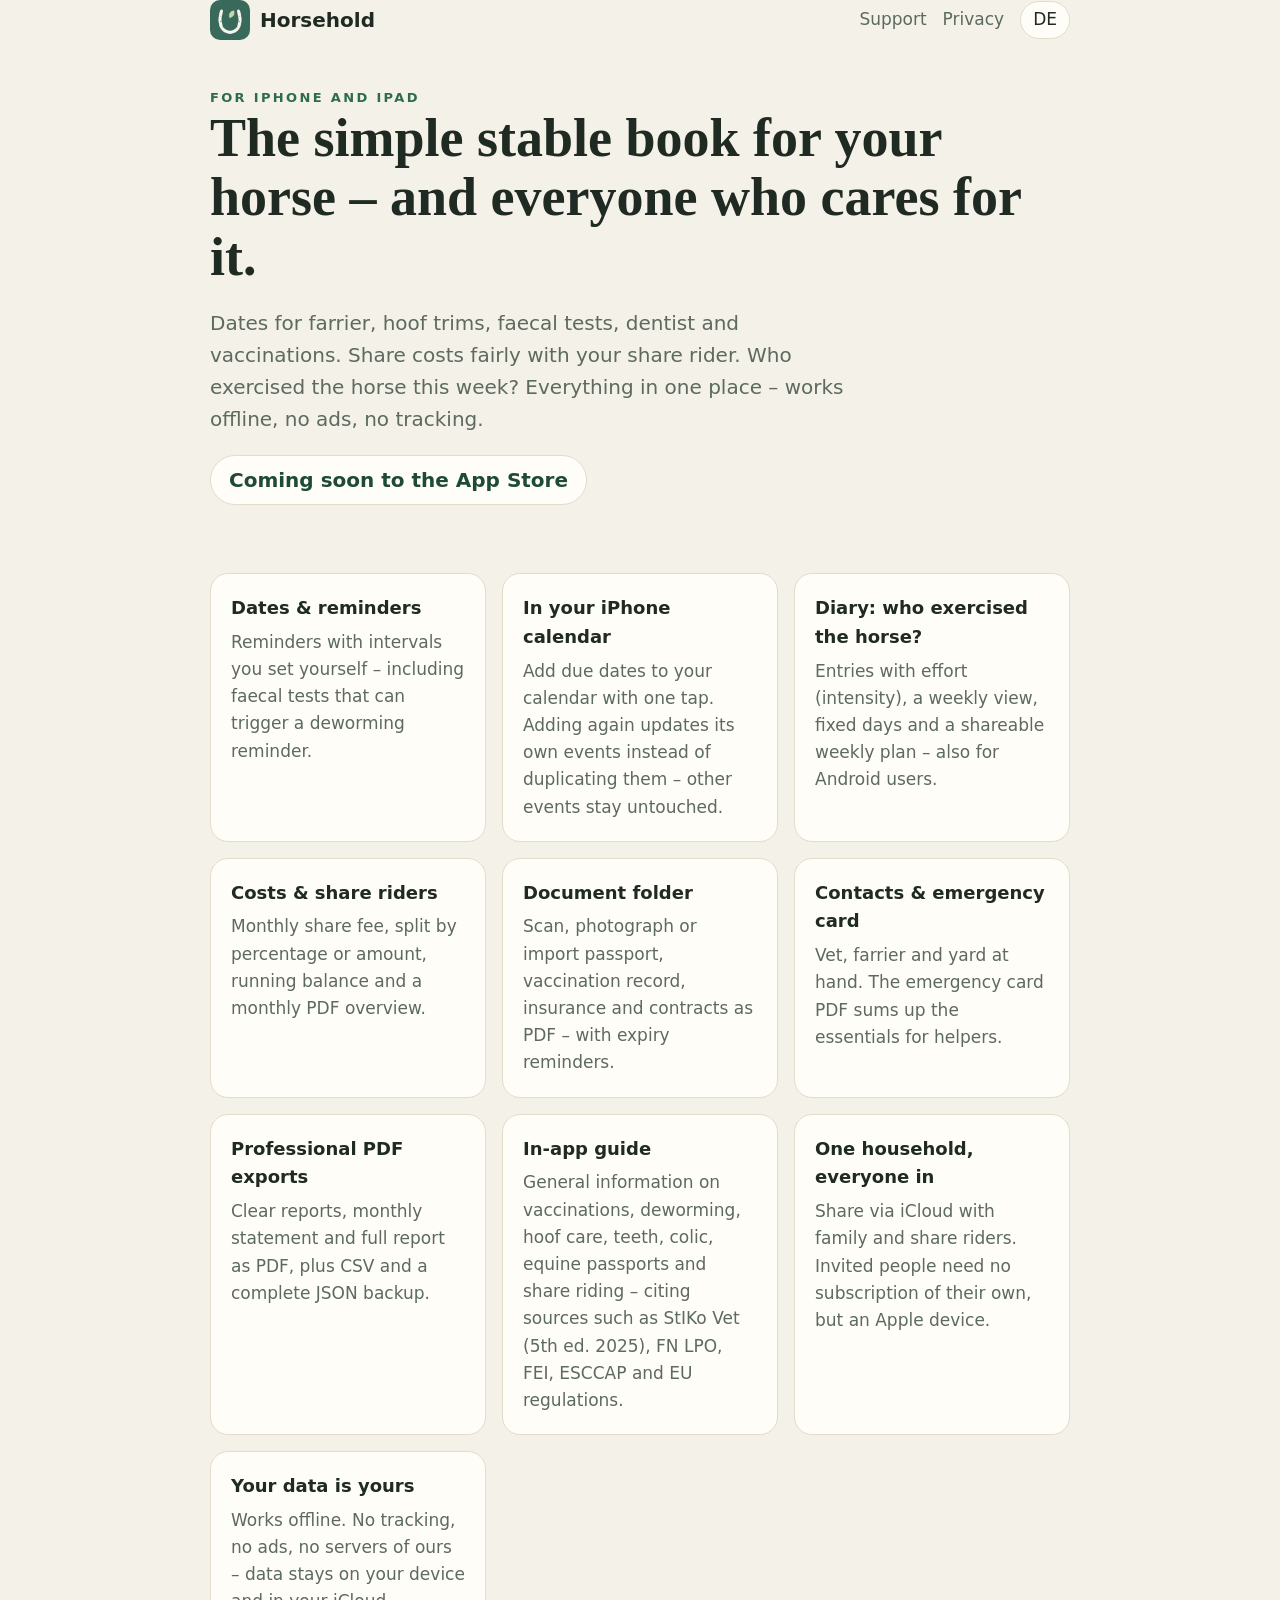
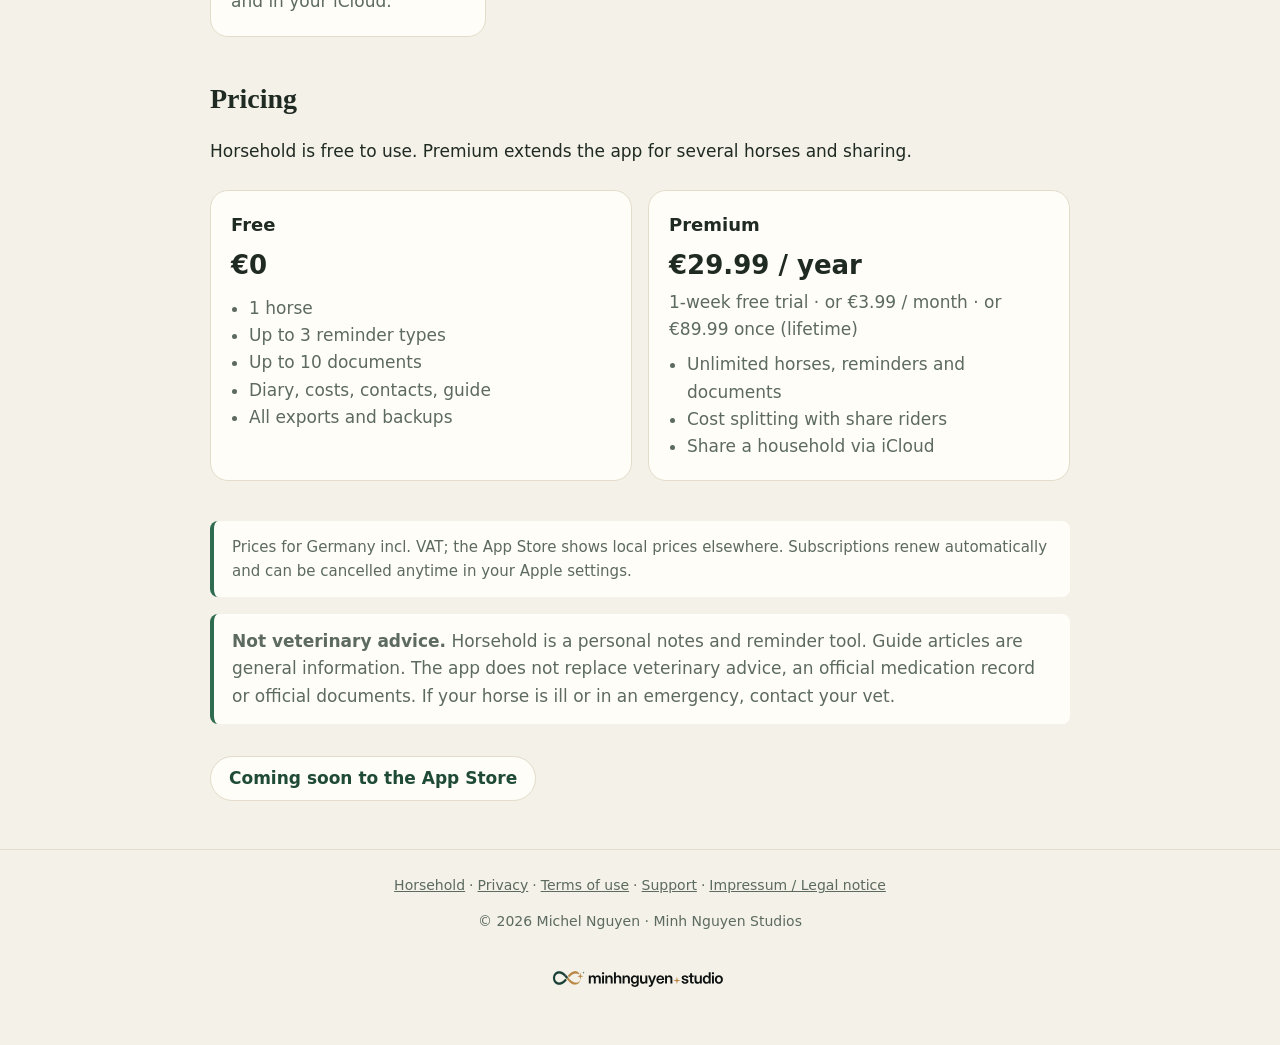
<file: index.html>
<!doctype html>
<html lang="de"><head><meta charset="utf-8"><meta name="viewport" content="width=device-width,initial-scale=1">
<title>Horsehold – Stallbuch für dein Pferd und alle, die sich kümmern</title><meta name="description" content="Horsehold – Termine, Kosten und Reitbeteiligung für Pferdebesitzer. Offline, ohne Werbung, ohne Tracking.">
<link rel="icon" href="favicon.png"><link rel="apple-touch-icon" href="img/icon.png">
<link rel="stylesheet" href="style.css"><script src="lang.js"></script></head>
<body><nav class="wrap">
  <a class="brand" href="./"><img src="img/icon.png" alt="">Horsehold</a>
  <div class="links">
    <a href="support.html">Support</a>
    <a href="privacy.html"><span data-l="de">Datenschutz</span><span data-l="en">Privacy</span></a>
    <button class="lang" onclick="toggleLang()"><span data-l="de">EN</span><span data-l="en">DE</span></button>
  </div>
</nav>
<main class="wrap">

<section class="hero">
<div data-l="de"><div class="eyebrow">Für iPhone und iPad</div>
<h1>Das einfache Stallbuch für dein Pferd – und alle, die sich kümmern.</h1>
<p>Termine für Hufschmied, Hufpflege, Kotprobe, Zahn und Impfungen. Kosten fair mit der Reitbeteiligung teilen. Wer hat diese Woche bewegt? Alles an einem Ort – funktioniert offline, ohne Werbung und ohne Tracking.</p></div>
<div data-l="en"><div class="eyebrow">For iPhone and iPad</div>
<h1>The simple stable book for your horse – and everyone who cares for it.</h1>
<p>Dates for farrier, hoof trims, faecal tests, dentist and vaccinations. Share costs fairly with your share rider. Who exercised the horse this week? Everything in one place – works offline, no ads, no tracking.</p></div>
<p><span class="badge"><span data-l="de">Bald im App Store</span><span data-l="en">Coming soon to the App Store</span></span></p>
</section>

<div class="grid">
<div class="card"><div data-l="de"><h3>Termine &amp; Erinnerungen</h3><p>Erinnerungen mit Intervallen, die du selbst festlegst – inklusive Kotprobe mit optionaler Wurmkur-Erinnerung laut Befund.</p></div><div data-l="en"><h3>Dates &amp; reminders</h3><p>Reminders with intervals you set yourself – including faecal tests that can trigger a deworming reminder.</p></div></div>
<div class="card"><div data-l="de"><h3>Im iPhone-Kalender</h3><p>Fällige Termine mit einem Tipp in deinen Kalender eintragen. Erneutes Eintragen aktualisiert die eigenen Einträge statt sie zu verdoppeln – andere Termine bleiben unberührt.</p></div><div data-l="en"><h3>In your iPhone calendar</h3><p>Add due dates to your calendar with one tap. Adding again updates its own events instead of duplicating them – other events stay untouched.</p></div></div>
<div class="card"><div data-l="de"><h3>Tagebuch: Wer hat bewegt?</h3><p>Einträge mit Belastung (Intensität), Wochenansicht, feste Tage und Wochenplan zum Teilen – auch für Android-Nutzer:innen.</p></div><div data-l="en"><h3>Diary: who exercised the horse?</h3><p>Entries with effort (intensity), a weekly view, fixed days and a shareable weekly plan – also for Android users.</p></div></div>
<div class="card"><div data-l="de"><h3>Kosten &amp; Reitbeteiligung</h3><p>RB-Beitrag pro Monat, Aufteilung nach Prozent oder Betrag, laufender Saldo und Monatsübersicht als PDF.</p></div><div data-l="en"><h3>Costs &amp; share riders</h3><p>Monthly share fee, split by percentage or amount, running balance and a monthly PDF overview.</p></div></div>
<div class="card"><div data-l="de"><h3>Dokumentenmappe</h3><p>Equidenpass, Impfnachweis, Versicherung und Verträge scannen, fotografieren oder als PDF importieren – mit Ablauferinnerung.</p></div><div data-l="en"><h3>Document folder</h3><p>Scan, photograph or import passport, vaccination record, insurance and contracts as PDF – with expiry reminders.</p></div></div>
<div class="card"><div data-l="de"><h3>Kontakte &amp; Notfallkarte</h3><p>Tierarzt, Hufschmied und Stall griffbereit. Die Notfallkarte als PDF fasst das Wichtigste für Helfer zusammen.</p></div><div data-l="en"><h3>Contacts &amp; emergency card</h3><p>Vet, farrier and yard at hand. The emergency card PDF sums up the essentials for helpers.</p></div></div>
<div class="card"><div data-l="de"><h3>Saubere PDF-Exporte</h3><p>Übersichtliche Berichte, Monatsabrechnung und Gesamtbericht als PDF, dazu CSV und ein vollständiges JSON-Backup.</p></div><div data-l="en"><h3>Professional PDF exports</h3><p>Clear reports, monthly statement and full report as PDF, plus CSV and a complete JSON backup.</p></div></div>
<div class="card"><div data-l="de"><h3>Ratgeber in der App</h3><p>Allgemeine Informationen zu Impfungen, Entwurmung, Hufpflege, Zähnen, Kolik, Equidenpass und Reitbeteiligung – mit Quellen wie StIKo Vet (5. Aufl. 2025), FN-LPO, FEI, ESCCAP und EU-Verordnungen.</p></div><div data-l="en"><h3>In-app guide</h3><p>General information on vaccinations, deworming, hoof care, teeth, colic, equine passports and share riding – citing sources such as StIKo Vet (5th ed. 2025), FN LPO, FEI, ESCCAP and EU regulations.</p></div></div>
<div class="card"><div data-l="de"><h3>Ein Haushalt, alle dabei</h3><p>Über iCloud mit Familie und Reitbeteiligung teilen. Eingeladene brauchen kein eigenes Abo, aber ein Apple-Gerät.</p></div><div data-l="en"><h3>One household, everyone in</h3><p>Share via iCloud with family and share riders. Invited people need no subscription of their own, but an Apple device.</p></div></div>
<div class="card"><div data-l="de"><h3>Deine Daten gehören dir</h3><p>Offline nutzbar. Kein Tracking, keine Werbung, keine eigenen Server – Daten bleiben auf deinem Gerät und in deinem iCloud.</p></div><div data-l="en"><h3>Your data is yours</h3><p>Works offline. No tracking, no ads, no servers of ours – data stays on your device and in your iCloud.</p></div></div>
</div>

<section class="section">
<div data-l="de"><h2>Preise</h2><p>Horsehold ist kostenlos nutzbar. Premium erweitert die App für mehrere Pferde und das Teilen.</p></div>
<div data-l="en"><h2>Pricing</h2><p>Horsehold is free to use. Premium extends the app for several horses and sharing.</p></div>
<div class="grid">
<div class="card"><div data-l="de"><h3>Kostenlos</h3><div class="price">0 €</div><ul><li>1 Pferd</li><li>Bis zu 3 Erinnerungsarten</li><li>Bis zu 10 Dokumente</li><li>Tagebuch, Kosten, Kontakte, Ratgeber</li><li>Alle Exporte und Backups</li></ul></div><div data-l="en"><h3>Free</h3><div class="price">€0</div><ul><li>1 horse</li><li>Up to 3 reminder types</li><li>Up to 10 documents</li><li>Diary, costs, contacts, guide</li><li>All exports and backups</li></ul></div></div>
<div class="card"><div data-l="de"><h3>Premium</h3><div class="price">29,99 € / Jahr</div><p>1 Woche kostenlos testen · oder 3,99 € / Monat · oder einmalig 89,99 €</p><ul><li>Unbegrenzt Pferde, Erinnerungen und Dokumente</li><li>Kostenaufteilung mit der Reitbeteiligung</li><li>Haushalt über iCloud teilen</li></ul></div><div data-l="en"><h3>Premium</h3><div class="price">€29.99 / year</div><p>1-week free trial · or €3.99 / month · or €89.99 once (lifetime)</p><ul><li>Unlimited horses, reminders and documents</li><li>Cost splitting with share riders</li><li>Share a household via iCloud</li></ul></div></div>
</div>
<p class="note" style="font-size:15px"><span data-l="de">Preise in Deutschland inkl. MwSt.; in anderen Ländern zeigt der App Store den lokalen Preis. Abos verlängern sich automatisch und sind jederzeit in den Apple-Einstellungen kündbar.</span><span data-l="en">Prices for Germany incl. VAT; the App Store shows local prices elsewhere. Subscriptions renew automatically and can be cancelled anytime in your Apple settings.</span></p>
</section>

<p class="note"><strong><span data-l="de">Keine tierärztliche Beratung.</span><span data-l="en">Not veterinary advice.</span></strong> <span data-l="de">Horsehold ist ein persönliches Notiz- und Erinnerungswerkzeug. Ratgeber-Texte sind allgemeine Informationen. Die App ersetzt keine tierärztliche Beratung, kein offizielles Bestandsbuch und keine amtlichen Dokumente. Bei Krankheit oder im Notfall wende dich an deinen Tierarzt.</span><span data-l="en">Horsehold is a personal notes and reminder tool. Guide articles are general information. The app does not replace veterinary advice, an official medication record or official documents. If your horse is ill or in an emergency, contact your vet.</span></p>
<p style="margin:32px 0 48px"><span class="badge"><span data-l="de">Bald im App Store</span><span data-l="en">Coming soon to the App Store</span></span></p>

</main>
<footer>
  <a href="./">Horsehold</a>·<a href="privacy.html"><span data-l="de">Datenschutz</span><span data-l="en">Privacy</span></a>·<a href="terms.html"><span data-l="de">Nutzungsbedingungen</span><span data-l="en">Terms of use</span></a>·<a href="support.html">Support</a>·<a href="https://minh.systems/impressum/">Impressum / Legal notice</a>
  <p>© 2026 Michel Nguyen · Minh Nguyen Studios</p>
  <a class="studio" href="https://minh.systems/" aria-label="Minh Nguyen Studios"><picture><source srcset="img/wortmarke_auf-dunkel.svg" media="(prefers-color-scheme: dark)"><img src="img/wortmarke_auf-hell.svg" alt="Minh Nguyen Studios" width="180"></picture></a>
</footer>
</body></html>
</file>
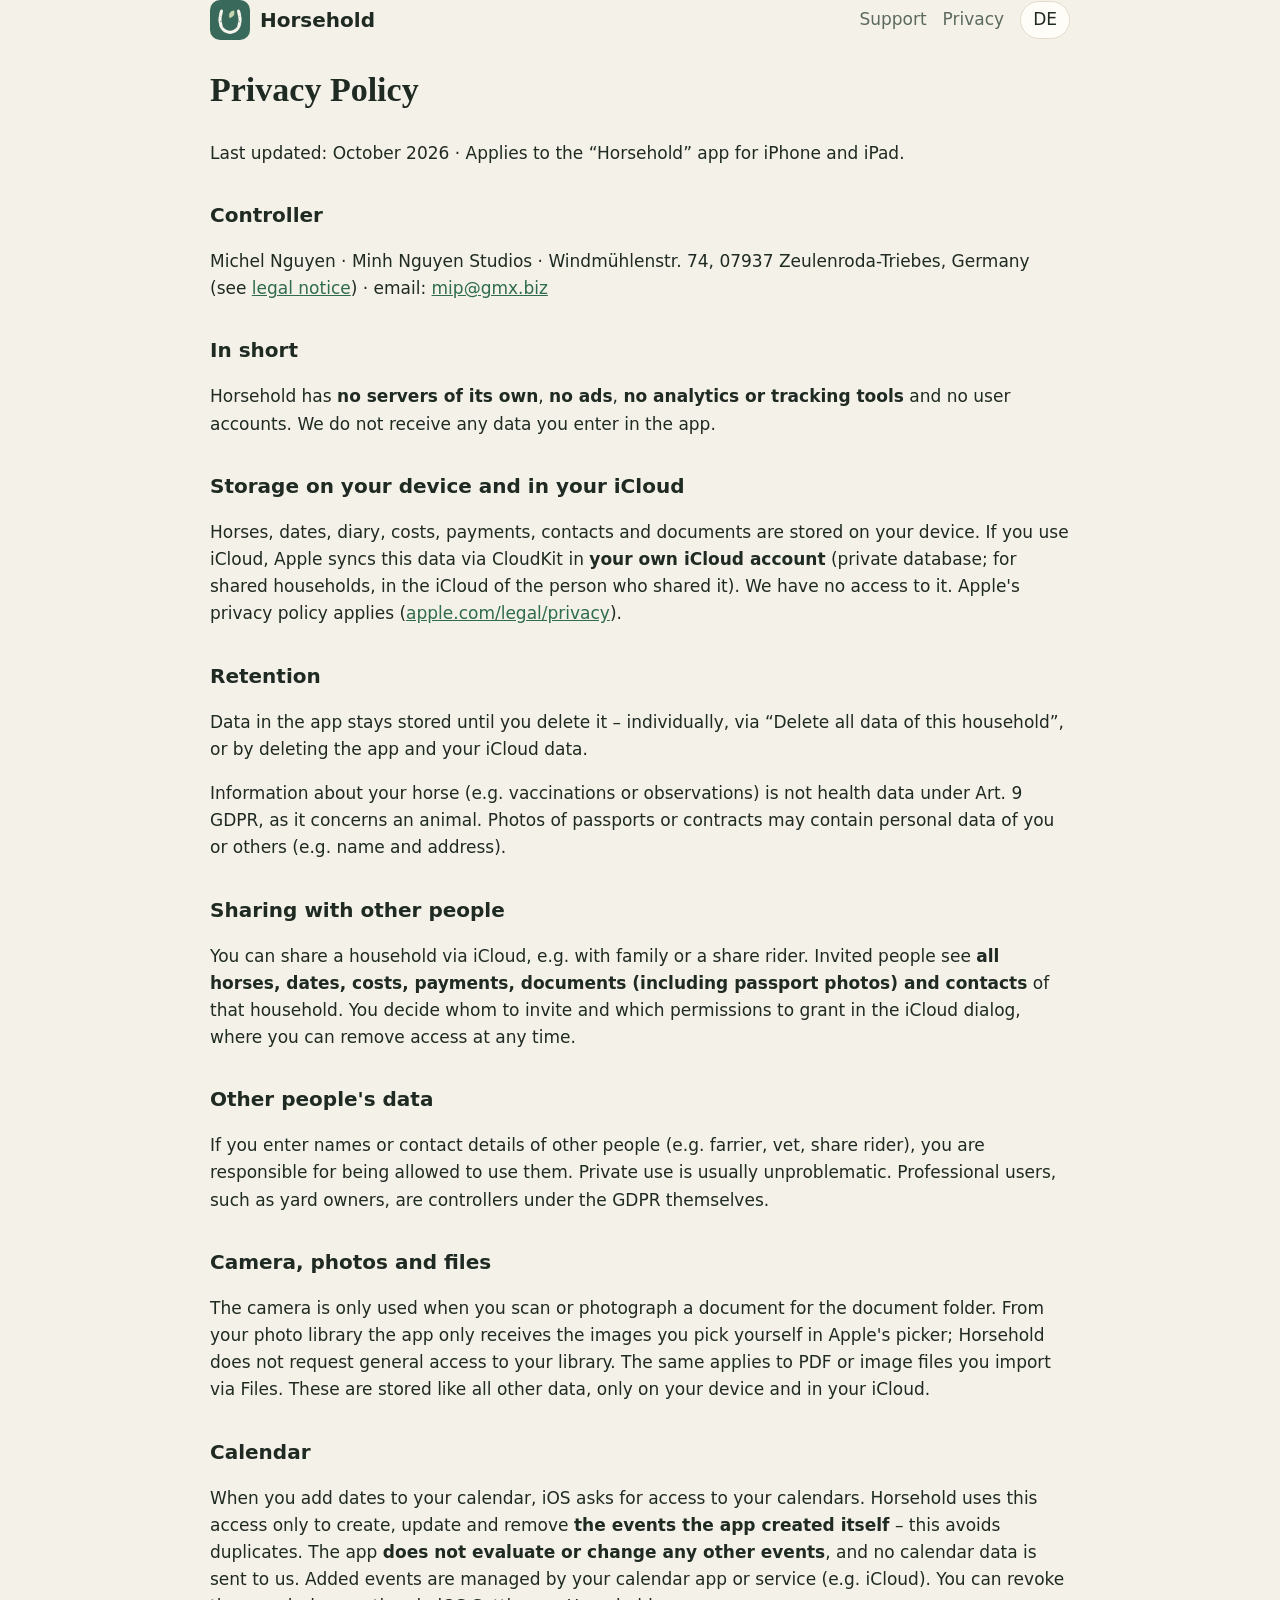
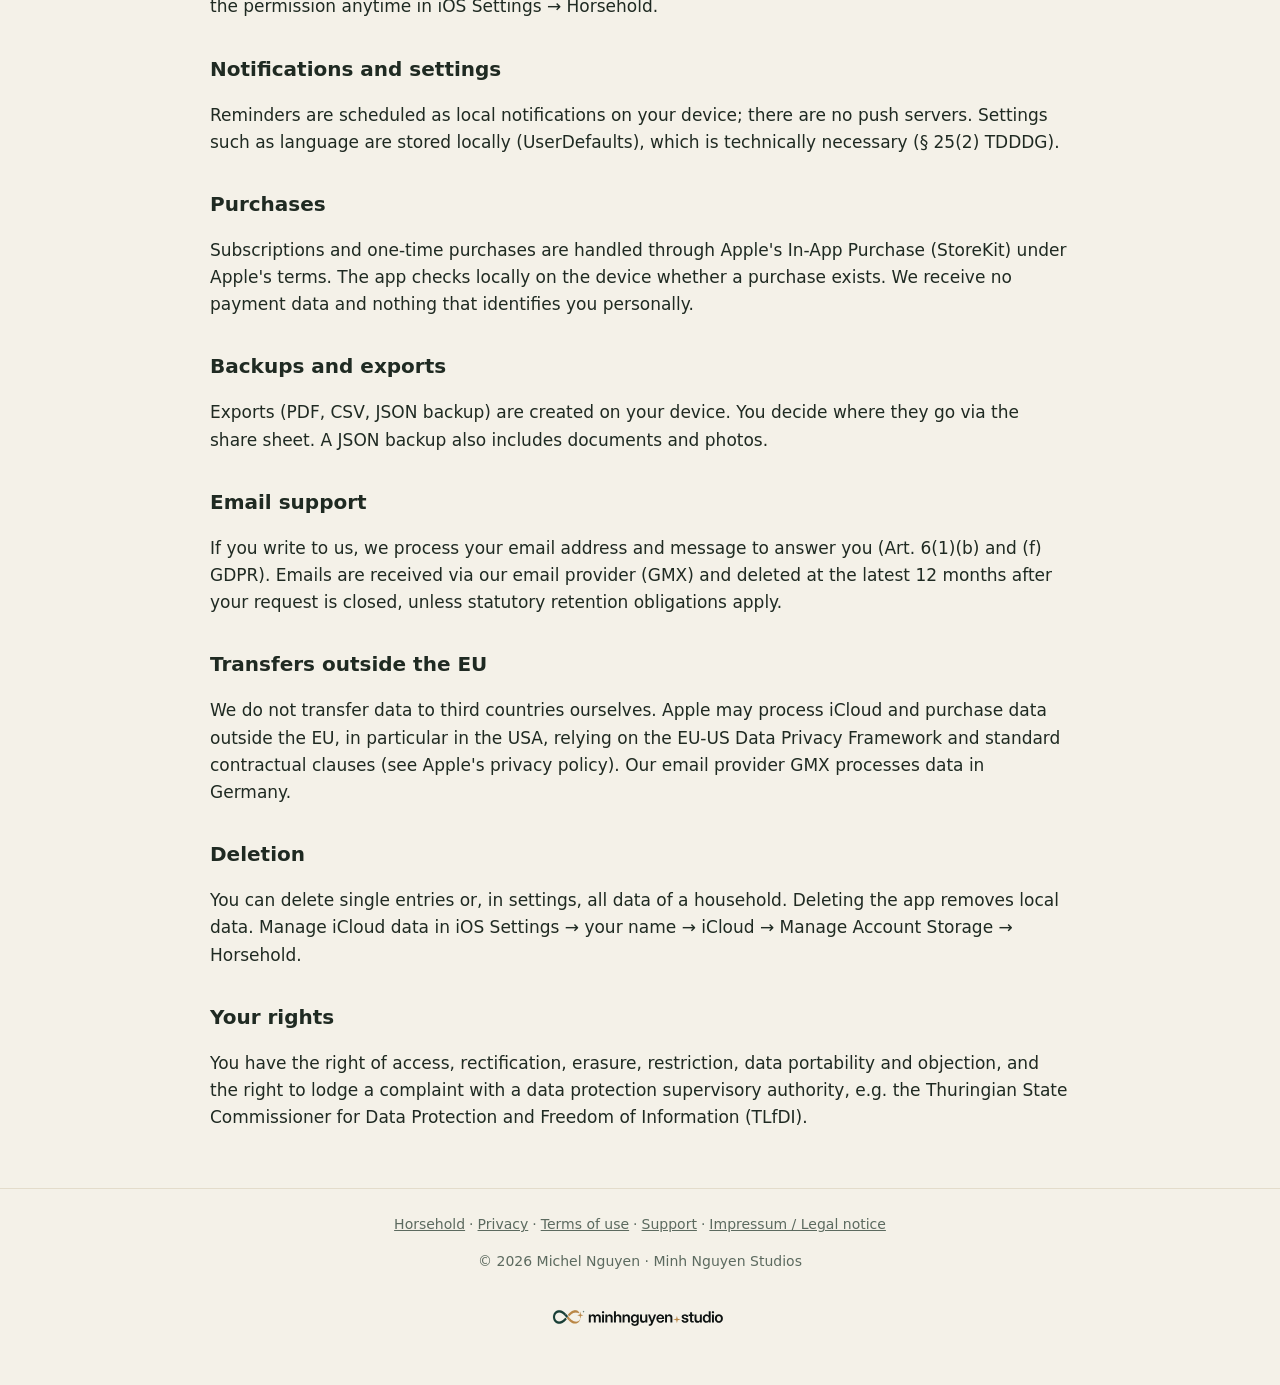
<file: privacy.html>
<!doctype html>
<html lang="de"><head><meta charset="utf-8"><meta name="viewport" content="width=device-width,initial-scale=1">
<title>Datenschutz – Horsehold</title><meta name="description" content="Datenschutzerklärung der App Horsehold">
<link rel="icon" href="favicon.png"><link rel="apple-touch-icon" href="img/icon.png">
<link rel="stylesheet" href="style.css"><script src="lang.js"></script></head>
<body><nav class="wrap">
  <a class="brand" href="./"><img src="img/icon.png" alt="">Horsehold</a>
  <div class="links">
    <a href="support.html">Support</a>
    <a href="privacy.html"><span data-l="de">Datenschutz</span><span data-l="en">Privacy</span></a>
    <button class="lang" onclick="toggleLang()"><span data-l="de">EN</span><span data-l="en">DE</span></button>
  </div>
</nav>
<main class="wrap doc">

<div data-l="de">
<h1>Datenschutzerklärung</h1>
<p>Stand: Oktober 2026 · Gilt für die App „Horsehold“ für iPhone und iPad.</p>
<h2>Verantwortlicher</h2>
<p>Michel Nguyen · Minh Nguyen Studios · Windmühlenstr. 74, 07937 Zeulenroda-Triebes, Deutschland (siehe <a href="https://minh.systems/impressum/">Impressum</a>) · E-Mail: <a href="mailto:mip@gmx.biz">mip@gmx.biz</a></p>
<h2>Kurz gesagt</h2>
<p>Horsehold hat <strong>keine eigenen Server</strong>, <strong>keine Werbung</strong>, <strong>keine Analyse- oder Tracking-Werkzeuge</strong> und keine Benutzerkonten. Wir erhalten keine Daten, die du in der App einträgst.</p>
<h2>Speicherung auf dem Gerät und in deinem iCloud</h2>
<p>Pferde, Termine, Tagebuch, Kosten, Zahlungen, Kontakte und Dokumente werden lokal auf deinem Gerät gespeichert. Wenn du iCloud nutzt, synchronisiert Apple diese Daten über CloudKit in <strong>deinem eigenen iCloud-Konto</strong> (private Datenbank; bei geteilten Haushalten in der iCloud des Einladenden). Wir haben darauf keinen Zugriff. Es gelten die Datenschutzbestimmungen von Apple (<a href="https://www.apple.com/de/legal/privacy/">apple.com/legal/privacy</a>).</p>
<h2>Speicherdauer</h2>
<p>Daten in der App bleiben gespeichert, bis du sie löschst – einzeln, über „Alle Daten dieses Haushalts löschen“ oder durch Löschen der App und deiner iCloud-Daten.</p>
<p>Angaben über dein Pferd (z. B. Impfungen oder Auffälligkeiten) sind keine Gesundheitsdaten im Sinne von Art. 9 DSGVO, da sie ein Tier betreffen. Fotos von Equidenpass oder Verträgen können aber personenbezogene Daten von dir oder Dritten enthalten (z. B. Name und Anschrift).</p>
<h2>Teilen mit anderen Personen</h2>
<p>Du kannst einen Haushalt über iCloud mit anderen Personen teilen, z. B. mit Familie oder einer Reitbeteiligung. Eingeladene sehen <strong>alle Pferde, Termine, Kosten, Zahlungen, Dokumente (auch Fotos vom Equidenpass) und Kontakte</strong> dieses Haushalts. Wen du einlädst und welche Rechte du vergibst, entscheidest du im iCloud-Dialog; dort kannst du den Zugriff jederzeit entziehen.</p>
<h2>Daten anderer Personen</h2>
<p>Wenn du Namen oder Kontaktdaten anderer Personen einträgst (z. B. Hufschmied, Tierarzt, Reitbeteiligung), bist du dafür verantwortlich, dass du diese Daten verwenden darfst. Bei rein privater Nutzung ist das in der Regel unproblematisch. Wer die App beruflich nutzt, z. B. als Stallbetreiber, ist selbst Verantwortlicher im Sinne der DSGVO.</p>
<h2>Kamera, Fotos und Dateien</h2>
<p>Die Kamera wird nur verwendet, wenn du ein Dokument für die Dokumentenmappe scannst oder fotografierst. Aus deiner Fotomediathek erhält die App nur die Bilder, die du in Apples Auswahl selbst auswählst; einen allgemeinen Zugriff auf deine Mediathek fordert Horsehold nicht an. Dasselbe gilt für PDF- oder Bilddateien, die du über „Dateien“ importierst. Die Aufnahmen werden wie alle anderen Daten nur auf deinem Gerät und in deinem iCloud gespeichert.</p>
<h2>Kalender</h2>
<p>Wenn du Termine in deinen Kalender einträgst, fragt iOS nach Zugriff auf deine Kalender. Horsehold nutzt diesen Zugriff ausschließlich, um <strong>die eigenen, von der App angelegten Einträge</strong> anzulegen, zu aktualisieren und zu entfernen – so entstehen keine Doppelungen. Andere Termine werden von der App <strong>weder ausgewertet noch verändert</strong>, und Kalenderdaten werden nicht an uns übermittelt. Eingetragene Termine werden von deiner Kalender-App bzw. deinem Kalenderdienst (z. B. iCloud) verwaltet. Die Berechtigung kannst du jederzeit unter iOS-Einstellungen → Horsehold widerrufen.</p>
<h2>Mitteilungen und Einstellungen</h2>
<p>Erinnerungen werden als lokale Mitteilungen auf deinem Gerät geplant; es gibt keine Push-Server. Einstellungen wie Sprache werden lokal gespeichert (UserDefaults); das ist technisch erforderlich (§ 25 Abs. 2 TDDDG).</p>
<h2>Käufe</h2>
<p>Abos und Einmalkäufe werden über Apples In-App-Kauf (StoreKit) abgewickelt. Die App prüft lokal auf dem Gerät, ob ein Kauf besteht. Apple verarbeitet dabei deine Daten nach eigenen Bestimmungen. Wir erhalten keine Zahlungsdaten und keine Angaben, die dich persönlich identifizieren.</p>
<h2>Backups und Exporte</h2>
<p>Exporte (PDF, CSV, JSON-Backup) erstellt die App auf deinem Gerät. Wohin du sie weitergibst, entscheidest du über das Teilen-Menü. Ein JSON-Backup enthält auch Dokumente und Fotos.</p>
<h2>Support per E-Mail</h2>
<p>Wenn du uns schreibst, verarbeiten wir deine E-Mail-Adresse und den Inhalt deiner Nachricht, um deine Anfrage zu beantworten (Art. 6 Abs. 1 lit. b und f DSGVO). E-Mails werden über unseren E-Mail-Anbieter (GMX) empfangen und spätestens 12 Monate nach Abschluss der Anfrage gelöscht, sofern keine gesetzlichen Aufbewahrungspflichten entgegenstehen.</p>
<h2>Übermittlung außerhalb der EU</h2>
<p>Wir selbst übermitteln keine Daten in Drittländer. Apple kann iCloud- und Kaufdaten auch außerhalb der EU verarbeiten, insbesondere in den USA; Apple stützt sich dabei auf das EU-US Data Privacy Framework und Standardvertragsklauseln (siehe Apples Datenschutzrichtlinie). Unser E-Mail-Anbieter GMX verarbeitet Daten in Deutschland.</p>
<h2>Löschen</h2>
<p>Du kannst einzelne Einträge oder in den Einstellungen alle Daten eines Haushalts löschen. Beim Löschen der App werden lokale Daten entfernt. iCloud-Daten verwaltest du zusätzlich unter iOS-Einstellungen → dein Name → iCloud → Accountspeicher verwalten → Horsehold.</p>
<h2>Deine Rechte</h2>
<p>Du hast das Recht auf Auskunft, Berichtigung, Löschung, Einschränkung der Verarbeitung, Datenübertragbarkeit und Widerspruch sowie das Recht auf Beschwerde bei einer Datenschutz-Aufsichtsbehörde, z. B. beim Thüringer Landesbeauftragten für den Datenschutz und die Informationsfreiheit.</p>
</div>
<div data-l="en">
<h1>Privacy Policy</h1>
<p>Last updated: October 2026 · Applies to the “Horsehold” app for iPhone and iPad.</p>
<h2>Controller</h2>
<p>Michel Nguyen · Minh Nguyen Studios · Windmühlenstr. 74, 07937 Zeulenroda-Triebes, Germany (see <a href="https://minh.systems/impressum/">legal notice</a>) · email: <a href="mailto:mip@gmx.biz">mip@gmx.biz</a></p>
<h2>In short</h2>
<p>Horsehold has <strong>no servers of its own</strong>, <strong>no ads</strong>, <strong>no analytics or tracking tools</strong> and no user accounts. We do not receive any data you enter in the app.</p>
<h2>Storage on your device and in your iCloud</h2>
<p>Horses, dates, diary, costs, payments, contacts and documents are stored on your device. If you use iCloud, Apple syncs this data via CloudKit in <strong>your own iCloud account</strong> (private database; for shared households, in the iCloud of the person who shared it). We have no access to it. Apple's privacy policy applies (<a href="https://www.apple.com/legal/privacy/">apple.com/legal/privacy</a>).</p>
<h2>Retention</h2>
<p>Data in the app stays stored until you delete it – individually, via “Delete all data of this household”, or by deleting the app and your iCloud data.</p>
<p>Information about your horse (e.g. vaccinations or observations) is not health data under Art. 9 GDPR, as it concerns an animal. Photos of passports or contracts may contain personal data of you or others (e.g. name and address).</p>
<h2>Sharing with other people</h2>
<p>You can share a household via iCloud, e.g. with family or a share rider. Invited people see <strong>all horses, dates, costs, payments, documents (including passport photos) and contacts</strong> of that household. You decide whom to invite and which permissions to grant in the iCloud dialog, where you can remove access at any time.</p>
<h2>Other people's data</h2>
<p>If you enter names or contact details of other people (e.g. farrier, vet, share rider), you are responsible for being allowed to use them. Private use is usually unproblematic. Professional users, such as yard owners, are controllers under the GDPR themselves.</p>
<h2>Camera, photos and files</h2>
<p>The camera is only used when you scan or photograph a document for the document folder. From your photo library the app only receives the images you pick yourself in Apple's picker; Horsehold does not request general access to your library. The same applies to PDF or image files you import via Files. These are stored like all other data, only on your device and in your iCloud.</p>
<h2>Calendar</h2>
<p>When you add dates to your calendar, iOS asks for access to your calendars. Horsehold uses this access only to create, update and remove <strong>the events the app created itself</strong> – this avoids duplicates. The app <strong>does not evaluate or change any other events</strong>, and no calendar data is sent to us. Added events are managed by your calendar app or service (e.g. iCloud). You can revoke the permission anytime in iOS Settings → Horsehold.</p>
<h2>Notifications and settings</h2>
<p>Reminders are scheduled as local notifications on your device; there are no push servers. Settings such as language are stored locally (UserDefaults), which is technically necessary (§ 25(2) TDDDG).</p>
<h2>Purchases</h2>
<p>Subscriptions and one-time purchases are handled through Apple's In-App Purchase (StoreKit) under Apple's terms. The app checks locally on the device whether a purchase exists. We receive no payment data and nothing that identifies you personally.</p>
<h2>Backups and exports</h2>
<p>Exports (PDF, CSV, JSON backup) are created on your device. You decide where they go via the share sheet. A JSON backup also includes documents and photos.</p>
<h2>Email support</h2>
<p>If you write to us, we process your email address and message to answer you (Art. 6(1)(b) and (f) GDPR). Emails are received via our email provider (GMX) and deleted at the latest 12 months after your request is closed, unless statutory retention obligations apply.</p>
<h2>Transfers outside the EU</h2>
<p>We do not transfer data to third countries ourselves. Apple may process iCloud and purchase data outside the EU, in particular in the USA, relying on the EU-US Data Privacy Framework and standard contractual clauses (see Apple's privacy policy). Our email provider GMX processes data in Germany.</p>
<h2>Deletion</h2>
<p>You can delete single entries or, in settings, all data of a household. Deleting the app removes local data. Manage iCloud data in iOS Settings → your name → iCloud → Manage Account Storage → Horsehold.</p>
<h2>Your rights</h2>
<p>You have the right of access, rectification, erasure, restriction, data portability and objection, and the right to lodge a complaint with a data protection supervisory authority, e.g. the Thuringian State Commissioner for Data Protection and Freedom of Information (TLfDI).</p>
</div>

</main>
<footer>
  <a href="./">Horsehold</a>·<a href="privacy.html"><span data-l="de">Datenschutz</span><span data-l="en">Privacy</span></a>·<a href="terms.html"><span data-l="de">Nutzungsbedingungen</span><span data-l="en">Terms of use</span></a>·<a href="support.html">Support</a>·<a href="https://minh.systems/impressum/">Impressum / Legal notice</a>
  <p>© 2026 Michel Nguyen · Minh Nguyen Studios</p>
  <a class="studio" href="https://minh.systems/" aria-label="Minh Nguyen Studios"><picture><source srcset="img/wortmarke_auf-dunkel.svg" media="(prefers-color-scheme: dark)"><img src="img/wortmarke_auf-hell.svg" alt="Minh Nguyen Studios" width="180"></picture></a>
</footer>
</body></html>
</file>
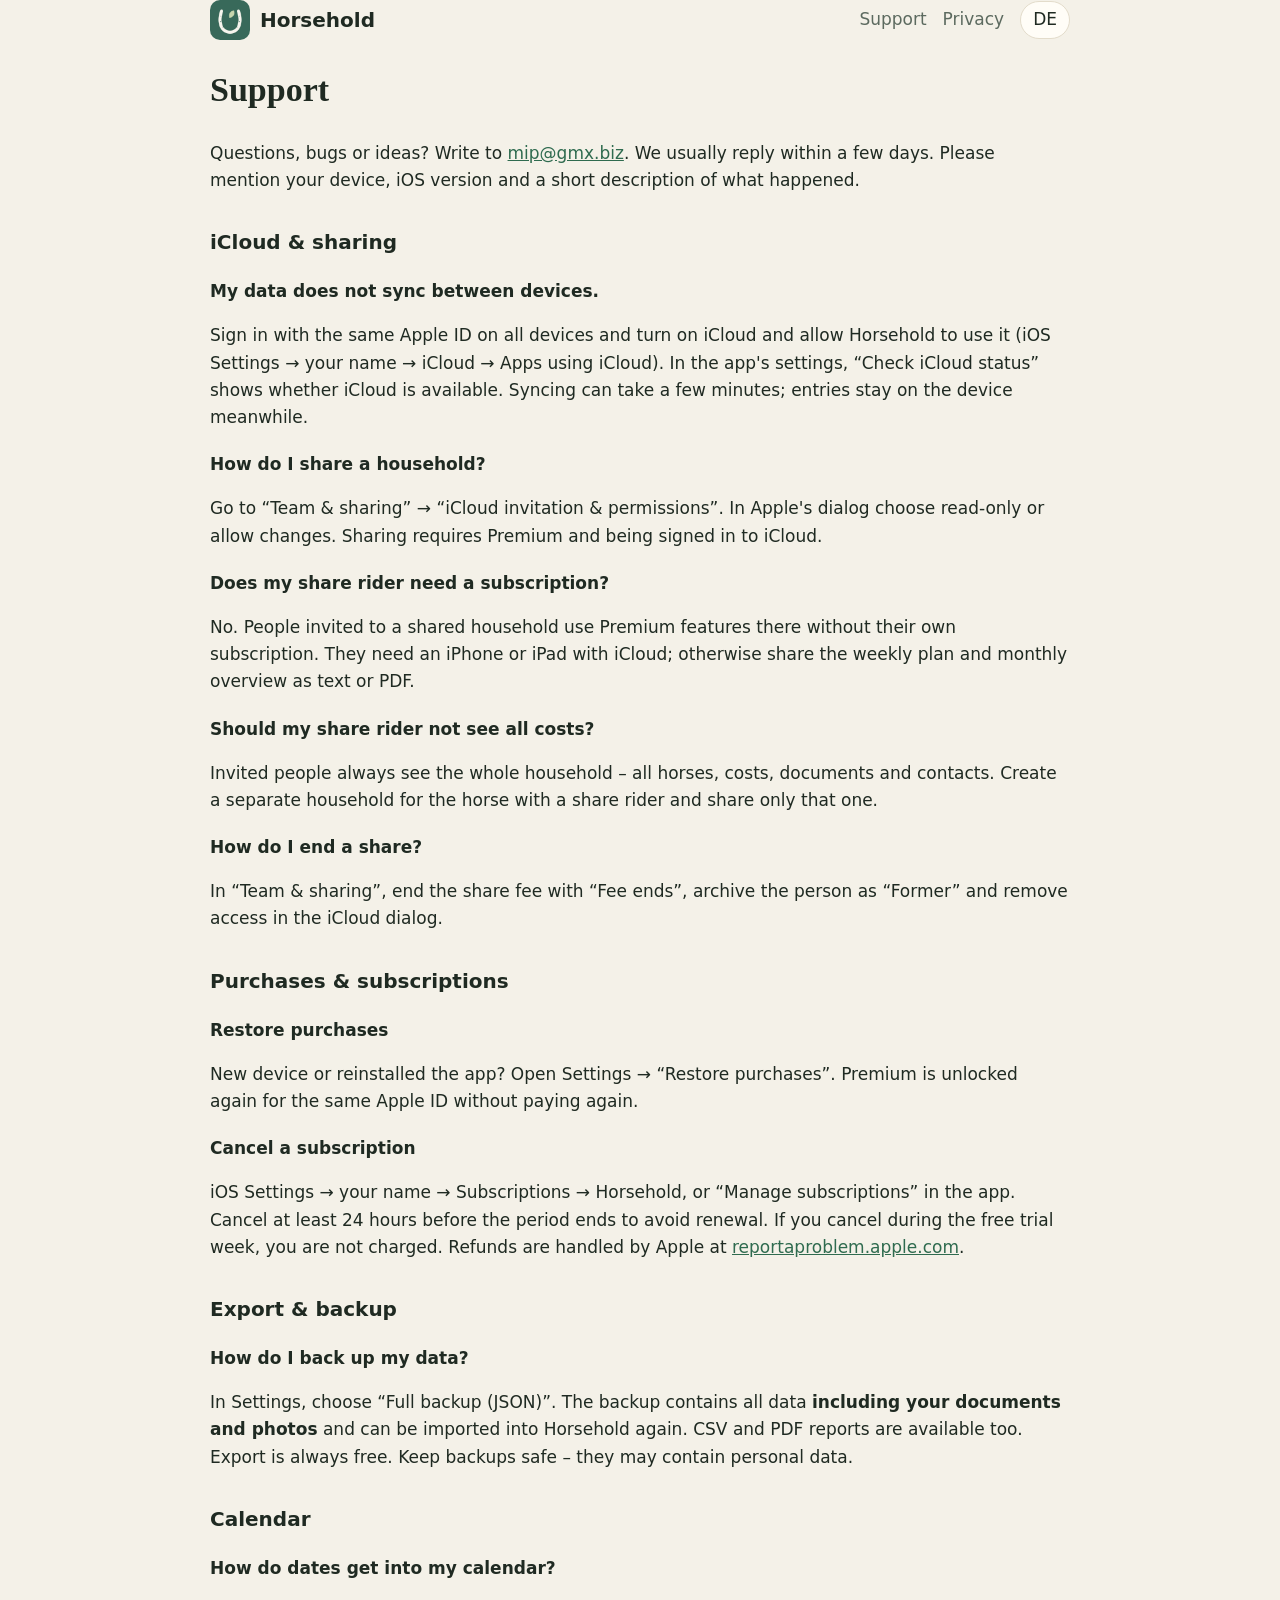
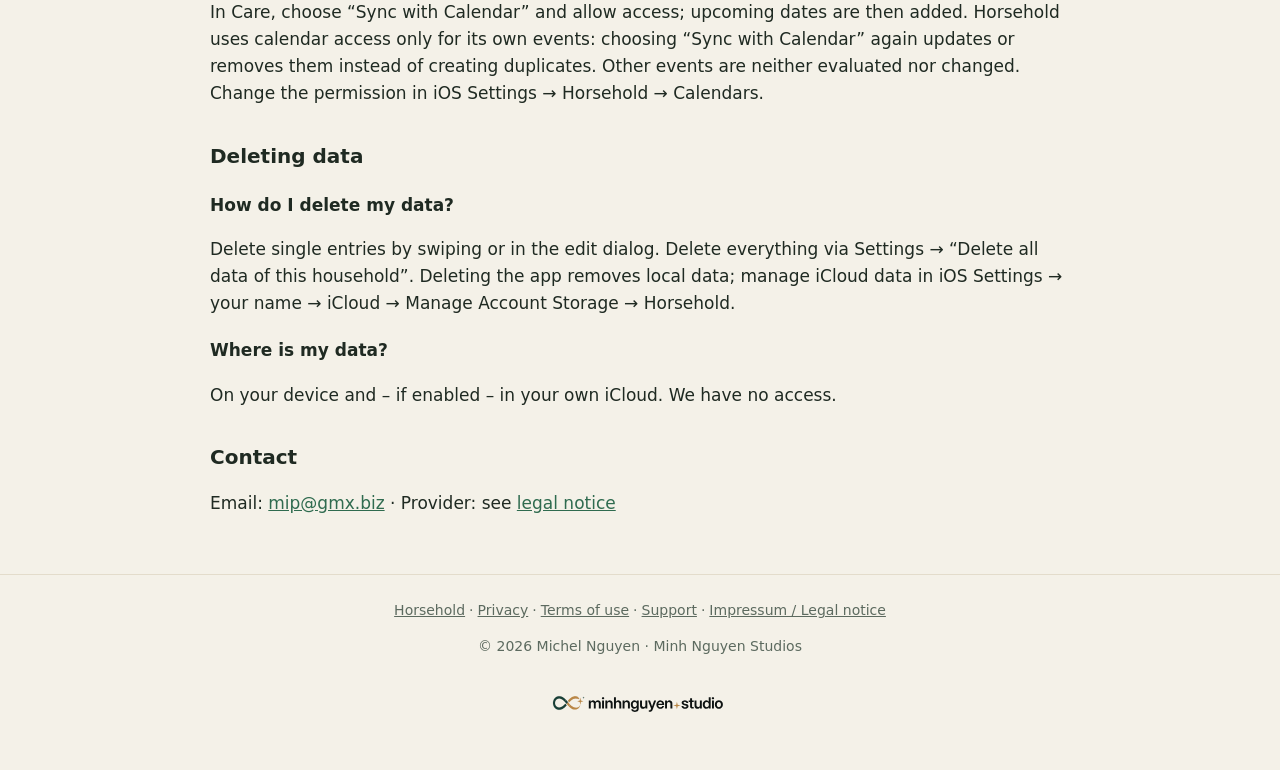
<file: support.html>
<!doctype html>
<html lang="de"><head><meta charset="utf-8"><meta name="viewport" content="width=device-width,initial-scale=1">
<title>Support – Horsehold</title><meta name="description" content="Support für die App Horsehold">
<link rel="icon" href="favicon.png"><link rel="apple-touch-icon" href="img/icon.png">
<link rel="stylesheet" href="style.css"><script src="lang.js"></script></head>
<body><nav class="wrap">
  <a class="brand" href="./"><img src="img/icon.png" alt="">Horsehold</a>
  <div class="links">
    <a href="support.html">Support</a>
    <a href="privacy.html"><span data-l="de">Datenschutz</span><span data-l="en">Privacy</span></a>
    <button class="lang" onclick="toggleLang()"><span data-l="de">EN</span><span data-l="en">DE</span></button>
  </div>
</nav>
<main class="wrap doc">

<div data-l="de">
<h1>Support</h1>
<p>Fragen, Fehler oder Wünsche? Schreib uns an <a href="mailto:mip@gmx.biz?subject=Horsehold%20Support">mip@gmx.biz</a>. Wir antworten in der Regel innerhalb weniger Tage. Hilfreich sind Gerät, iOS-Version und eine kurze Beschreibung, was passiert ist.</p>
<h2>iCloud &amp; Teilen</h2>
<h3>Meine Daten synchronisieren nicht zwischen Geräten.</h3>
<p>Melde dich auf allen Geräten mit derselben Apple-ID an und aktiviere iCloud und lass Horsehold iCloud verwenden (iOS-Einstellungen → dein Name → iCloud → Apps, die iCloud verwenden). Unter Einstellungen in der App zeigt „iCloud-Status prüfen“, ob iCloud verfügbar ist. Die Synchronisierung kann einige Minuten dauern; Einträge bleiben in der Zwischenzeit auf dem Gerät erhalten.</p>
<h3>Wie teile ich einen Haushalt?</h3>
<p>Unter „Team &amp; Teilen“ → „iCloud-Einladung &amp; Zugriffsrechte“. Im Apple-Dialog wählst du „Nur lesen“ oder „Änderungen erlauben“. Teilen setzt Premium voraus und eine Anmeldung bei iCloud.</p>
<h3>Braucht meine Reitbeteiligung ein eigenes Abo?</h3>
<p>Nein. Wer in einen geteilten Haushalt eingeladen wird, nutzt Premium-Funktionen dort ohne eigenes Abo. Ein iPhone oder iPad mit iCloud ist nötig; ohne Apple-Gerät kannst du Wochenplan und Monatsübersicht als Text oder PDF teilen.</p>
<h3>Soll die Reitbeteiligung nicht alle Kosten sehen?</h3>
<p>Eingeladene sehen immer den ganzen Haushalt – alle Pferde, Kosten, Dokumente und Kontakte. Lege für das Pferd mit Reitbeteiligung einen eigenen Haushalt an und teile nur diesen.</p>
<h3>Wie beende ich eine Reitbeteiligung?</h3>
<p>In „Team &amp; Teilen“ den RB-Beitrag mit „Beitrag endet“ beenden, die Person als „Ehemalig“ archivieren und im iCloud-Dialog den Zugriff entfernen.</p>
<h2>Käufe &amp; Abos</h2>
<h3>Käufe wiederherstellen</h3>
<p>Neues Gerät oder App neu installiert? Öffne Einstellungen → „Käufe wiederherstellen“. Premium wird mit derselben Apple-ID wieder freigeschaltet, ohne erneut zu bezahlen.</p>
<h3>Abo kündigen</h3>
<p>iOS-Einstellungen → dein Name → Abonnements → Horsehold, oder in der App über „Abonnements verwalten“. Kündige mindestens 24 Stunden vor Ablauf, damit sich das Abo nicht verlängert. Kündigst du während der kostenlosen Testwoche, wird nichts berechnet. Erstattungen bearbeitet Apple über <a href="https://reportaproblem.apple.com/">reportaproblem.apple.com</a>.</p>
<h2>Export &amp; Backup</h2>
<h3>Wie sichere ich meine Daten?</h3>
<p>In den Einstellungen → „Vollständiges Backup (JSON)“. Das Backup enthält alle Daten <strong>einschließlich deiner Dokumente und Fotos</strong> und lässt sich in Horsehold wieder importieren. Zusätzlich gibt es CSV und PDF-Berichte. Export ist immer kostenlos. Bewahre Backups sicher auf – sie können persönliche Daten enthalten.</p>
<h2>Kalender</h2>
<h3>Wie kommen Termine in meinen Kalender?</h3>
<p>Unter Pflege „Mit Kalender abgleichen“ wählen und den Zugriff erlauben; fällige Termine werden dann eingetragen. Horsehold verwendet den Kalenderzugriff nur für die eigenen Einträge: Wählst du „Mit Kalender abgleichen“ erneut, werden diese aktualisiert oder entfernt statt doppelt angelegt. Andere Termine werden weder ausgewertet noch verändert. Die Berechtigung änderst du unter iOS-Einstellungen → Horsehold → Kalender.</p>
<h2>Daten löschen</h2>
<h3>Wie lösche ich meine Daten?</h3>
<p>Einzelne Einträge per Wischen oder im Bearbeiten-Dialog. Alles auf einmal unter Einstellungen → „Alle Daten dieses Haushalts löschen“. Beim Löschen der App werden lokale Daten entfernt; iCloud-Daten verwaltest du unter iOS-Einstellungen → dein Name → iCloud → Accountspeicher verwalten → Horsehold.</p>
<h3>Wo sind meine Daten?</h3>
<p>Auf deinem Gerät und – wenn aktiviert – in deinem eigenen iCloud. Wir haben keinen Zugriff.</p>
<h2>Kontakt</h2>
<p>E-Mail: <a href="mailto:mip@gmx.biz?subject=Horsehold%20Support">mip@gmx.biz</a> · Anbieter: siehe <a href="https://minh.systems/impressum/">Impressum</a></p>
</div>
<div data-l="en">
<h1>Support</h1>
<p>Questions, bugs or ideas? Write to <a href="mailto:mip@gmx.biz?subject=Horsehold%20Support">mip@gmx.biz</a>. We usually reply within a few days. Please mention your device, iOS version and a short description of what happened.</p>
<h2>iCloud &amp; sharing</h2>
<h3>My data does not sync between devices.</h3>
<p>Sign in with the same Apple ID on all devices and turn on iCloud and allow Horsehold to use it (iOS Settings → your name → iCloud → Apps using iCloud). In the app's settings, “Check iCloud status” shows whether iCloud is available. Syncing can take a few minutes; entries stay on the device meanwhile.</p>
<h3>How do I share a household?</h3>
<p>Go to “Team &amp; sharing” → “iCloud invitation &amp; permissions”. In Apple's dialog choose read-only or allow changes. Sharing requires Premium and being signed in to iCloud.</p>
<h3>Does my share rider need a subscription?</h3>
<p>No. People invited to a shared household use Premium features there without their own subscription. They need an iPhone or iPad with iCloud; otherwise share the weekly plan and monthly overview as text or PDF.</p>
<h3>Should my share rider not see all costs?</h3>
<p>Invited people always see the whole household – all horses, costs, documents and contacts. Create a separate household for the horse with a share rider and share only that one.</p>
<h3>How do I end a share?</h3>
<p>In “Team &amp; sharing”, end the share fee with “Fee ends”, archive the person as “Former” and remove access in the iCloud dialog.</p>
<h2>Purchases &amp; subscriptions</h2>
<h3>Restore purchases</h3>
<p>New device or reinstalled the app? Open Settings → “Restore purchases”. Premium is unlocked again for the same Apple ID without paying again.</p>
<h3>Cancel a subscription</h3>
<p>iOS Settings → your name → Subscriptions → Horsehold, or “Manage subscriptions” in the app. Cancel at least 24 hours before the period ends to avoid renewal. If you cancel during the free trial week, you are not charged. Refunds are handled by Apple at <a href="https://reportaproblem.apple.com/">reportaproblem.apple.com</a>.</p>
<h2>Export &amp; backup</h2>
<h3>How do I back up my data?</h3>
<p>In Settings, choose “Full backup (JSON)”. The backup contains all data <strong>including your documents and photos</strong> and can be imported into Horsehold again. CSV and PDF reports are available too. Export is always free. Keep backups safe – they may contain personal data.</p>
<h2>Calendar</h2>
<h3>How do dates get into my calendar?</h3>
<p>In Care, choose “Sync with Calendar” and allow access; upcoming dates are then added. Horsehold uses calendar access only for its own events: choosing “Sync with Calendar” again updates or removes them instead of creating duplicates. Other events are neither evaluated nor changed. Change the permission in iOS Settings → Horsehold → Calendars.</p>
<h2>Deleting data</h2>
<h3>How do I delete my data?</h3>
<p>Delete single entries by swiping or in the edit dialog. Delete everything via Settings → “Delete all data of this household”. Deleting the app removes local data; manage iCloud data in iOS Settings → your name → iCloud → Manage Account Storage → Horsehold.</p>
<h3>Where is my data?</h3>
<p>On your device and – if enabled – in your own iCloud. We have no access.</p>
<h2>Contact</h2>
<p>Email: <a href="mailto:mip@gmx.biz?subject=Horsehold%20Support">mip@gmx.biz</a> · Provider: see <a href="https://minh.systems/impressum/">legal notice</a></p>
</div>


</main>
<footer>
  <a href="./">Horsehold</a>·<a href="privacy.html"><span data-l="de">Datenschutz</span><span data-l="en">Privacy</span></a>·<a href="terms.html"><span data-l="de">Nutzungsbedingungen</span><span data-l="en">Terms of use</span></a>·<a href="support.html">Support</a>·<a href="https://minh.systems/impressum/">Impressum / Legal notice</a>
  <p>© 2026 Michel Nguyen · Minh Nguyen Studios</p>
  <a class="studio" href="https://minh.systems/" aria-label="Minh Nguyen Studios"><picture><source srcset="img/wortmarke_auf-dunkel.svg" media="(prefers-color-scheme: dark)"><img src="img/wortmarke_auf-hell.svg" alt="Minh Nguyen Studios" width="180"></picture></a>
</footer>
</body></html>
</file>
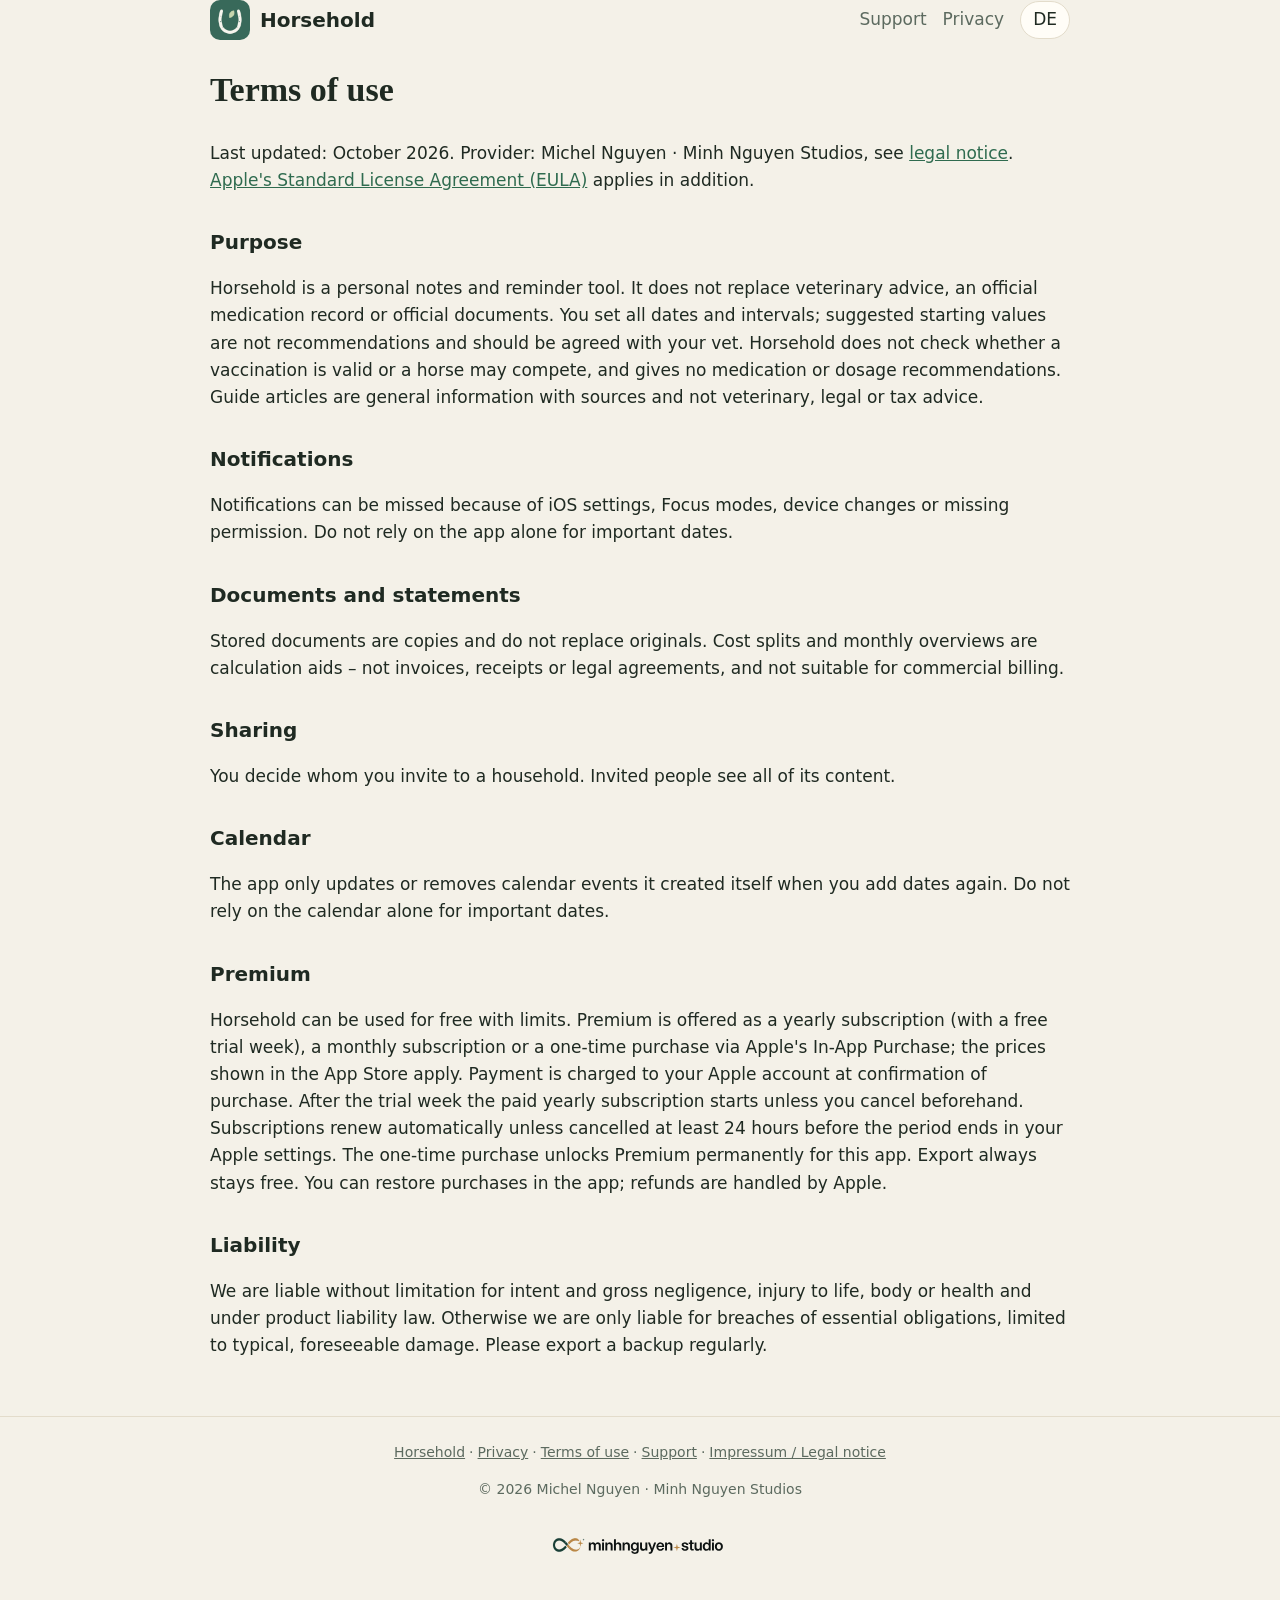
<file: terms.html>
<!doctype html>
<html lang="de"><head><meta charset="utf-8"><meta name="viewport" content="width=device-width,initial-scale=1">
<title>Nutzungsbedingungen – Horsehold</title><meta name="description" content="Nutzungsbedingungen der App Horsehold">
<link rel="icon" href="favicon.png"><link rel="apple-touch-icon" href="img/icon.png">
<link rel="stylesheet" href="style.css"><script src="lang.js"></script></head>
<body><nav class="wrap">
  <a class="brand" href="./"><img src="img/icon.png" alt="">Horsehold</a>
  <div class="links">
    <a href="support.html">Support</a>
    <a href="privacy.html"><span data-l="de">Datenschutz</span><span data-l="en">Privacy</span></a>
    <button class="lang" onclick="toggleLang()"><span data-l="de">EN</span><span data-l="en">DE</span></button>
  </div>
</nav>
<main class="wrap doc">

<div data-l="de">
<h1>Nutzungsbedingungen</h1>
<p>Stand: Oktober 2026. Anbieter: Michel Nguyen · Minh Nguyen Studios, siehe <a href="https://minh.systems/impressum/">Impressum</a>. Ergänzend gilt die <a href="https://www.apple.com/legal/internet-services/itunes/dev/stdeula/">Standard-Lizenzvereinbarung (EULA) von Apple</a>.</p>
<h2>Zweck</h2>
<p>Horsehold ist ein persönliches Notiz- und Erinnerungswerkzeug. Es ersetzt keine tierärztliche Beratung, kein offizielles Bestandsbuch und keine amtlichen Dokumente. Alle Termine und Intervalle legst du selbst fest; vorgeschlagene Startwerte sind keine Empfehlung und sollten mit deinem Tierarzt abgestimmt werden. Horsehold prüft nicht, ob eine Impfung gültig oder ein Pferd startberechtigt ist, und gibt keine Medikamenten- oder Dosierungsempfehlungen. Die Ratgeber-Texte sind allgemeine Informationen mit Quellenangabe und keine tierärztliche, rechtliche oder steuerliche Beratung.</p>
<h2>Mitteilungen</h2>
<p>Mitteilungen können durch iOS-Einstellungen, Fokus-Modi, Gerätewechsel oder fehlende Berechtigung ausbleiben. Verlass dich bei wichtigen Terminen nicht allein auf die App.</p>
<h2>Dokumente und Abrechnungen</h2>
<p>Gespeicherte Dokumente sind Kopien und ersetzen keine Originale. Kostenaufteilungen und Monatsübersichten sind Rechenhilfen – keine Rechnung, keine Quittung und keine rechtliche Vereinbarung. Für gewerbliche Abrechnungen sind sie nicht geeignet.</p>
<h2>Teilen</h2>
<p>Du entscheidest, wen du in einen Haushalt einlädst. Eingeladene sehen alle Inhalte dieses Haushalts.</p>
<h2>Kalender</h2>
<p>Die App aktualisiert oder entfernt nur die von ihr selbst angelegten Kalendereinträge, wenn du erneut einträgst. Verlass dich bei wichtigen Terminen nicht allein auf den Kalender.</p>
<h2>Premium</h2>
<p>Horsehold ist mit Einschränkungen kostenlos nutzbar. Premium wird als Jahresabo (mit kostenloser Testwoche), Monatsabo oder Einmalkauf über Apples In-App-Kauf angeboten; es gelten die im App Store angezeigten Preise. Die Zahlung wird bei Kaufbestätigung deinem Apple-Konto belastet. Nach Ablauf der Testwoche beginnt das kostenpflichtige Jahresabo, sofern du nicht vorher kündigst. Abos verlängern sich automatisch, sofern du sie nicht mindestens 24 Stunden vor Ablauf in deinen Apple-Einstellungen kündigst. Der Einmalkauf schaltet Premium dauerhaft für diese App frei. Export bleibt immer kostenlos. Käufe kannst du in der App wiederherstellen; Erstattungen bearbeitet Apple.</p>
<h2>Haftung</h2>
<p>Wir haften unbeschränkt bei Vorsatz und grober Fahrlässigkeit, bei Verletzung von Leben, Körper oder Gesundheit sowie nach dem Produkthaftungsgesetz. Im Übrigen haften wir nur bei Verletzung wesentlicher Pflichten und begrenzt auf den vorhersehbaren, typischen Schaden. Bitte exportiere regelmäßig ein Backup.</p>
</div>
<div data-l="en">
<h1>Terms of use</h1>
<p>Last updated: October 2026. Provider: Michel Nguyen · Minh Nguyen Studios, see <a href="https://minh.systems/impressum/">legal notice</a>. <a href="https://www.apple.com/legal/internet-services/itunes/dev/stdeula/">Apple's Standard License Agreement (EULA)</a> applies in addition.</p>
<h2>Purpose</h2>
<p>Horsehold is a personal notes and reminder tool. It does not replace veterinary advice, an official medication record or official documents. You set all dates and intervals; suggested starting values are not recommendations and should be agreed with your vet. Horsehold does not check whether a vaccination is valid or a horse may compete, and gives no medication or dosage recommendations. Guide articles are general information with sources and not veterinary, legal or tax advice.</p>
<h2>Notifications</h2>
<p>Notifications can be missed because of iOS settings, Focus modes, device changes or missing permission. Do not rely on the app alone for important dates.</p>
<h2>Documents and statements</h2>
<p>Stored documents are copies and do not replace originals. Cost splits and monthly overviews are calculation aids – not invoices, receipts or legal agreements, and not suitable for commercial billing.</p>
<h2>Sharing</h2>
<p>You decide whom you invite to a household. Invited people see all of its content.</p>
<h2>Calendar</h2>
<p>The app only updates or removes calendar events it created itself when you add dates again. Do not rely on the calendar alone for important dates.</p>
<h2>Premium</h2>
<p>Horsehold can be used for free with limits. Premium is offered as a yearly subscription (with a free trial week), a monthly subscription or a one-time purchase via Apple's In-App Purchase; the prices shown in the App Store apply. Payment is charged to your Apple account at confirmation of purchase. After the trial week the paid yearly subscription starts unless you cancel beforehand. Subscriptions renew automatically unless cancelled at least 24 hours before the period ends in your Apple settings. The one-time purchase unlocks Premium permanently for this app. Export always stays free. You can restore purchases in the app; refunds are handled by Apple.</p>
<h2>Liability</h2>
<p>We are liable without limitation for intent and gross negligence, injury to life, body or health and under product liability law. Otherwise we are only liable for breaches of essential obligations, limited to typical, foreseeable damage. Please export a backup regularly.</p>
</div>

</main>
<footer>
  <a href="./">Horsehold</a>·<a href="privacy.html"><span data-l="de">Datenschutz</span><span data-l="en">Privacy</span></a>·<a href="terms.html"><span data-l="de">Nutzungsbedingungen</span><span data-l="en">Terms of use</span></a>·<a href="support.html">Support</a>·<a href="https://minh.systems/impressum/">Impressum / Legal notice</a>
  <p>© 2026 Michel Nguyen · Minh Nguyen Studios</p>
  <a class="studio" href="https://minh.systems/" aria-label="Minh Nguyen Studios"><picture><source srcset="img/wortmarke_auf-dunkel.svg" media="(prefers-color-scheme: dark)"><img src="img/wortmarke_auf-hell.svg" alt="Minh Nguyen Studios" width="180"></picture></a>
</footer>
</body></html>
</file>
<file: style.css>
:root{--sand:#f4f1e8;--card:#fffdf7;--ink:#1f2a22;--muted:#5c6a5f;--fern:#2f6b4f;--forest:#1e4a36;--line:#e3dccb}
@media (prefers-color-scheme:dark){:root{--sand:#141a16;--card:#1c241f;--ink:#eef2ec;--muted:#a9b5ac;--fern:#7cc49d;--forest:#9fd9b8;--line:#2c3830}}
*{box-sizing:border-box}html[lang=de] [data-l=en],html[lang=en] [data-l=de]{display:none}
body{margin:0;background:var(--sand);color:var(--ink);font:17px/1.6 -apple-system,BlinkMacSystemFont,"Segoe UI",system-ui,sans-serif}
.wrap{max-width:900px;margin:0 auto;padding:0 20px}
nav{display:flex;justify-content:space-between;align-items:center;padding-top:20px;padding-bottom:20px;gap:12px;flex-wrap:wrap}
.brand{display:flex;align-items:center;gap:10px;font-weight:700;font-size:20px;color:var(--ink);text-decoration:none}
.brand img{width:40px;height:40px;border-radius:10px}
.links{display:flex;gap:16px;align-items:center;flex-wrap:wrap}.links a{color:var(--muted);text-decoration:none}
.lang{border:1px solid var(--line);background:var(--card);color:var(--ink);border-radius:999px;padding:4px 12px;cursor:pointer;font:inherit}
.hero{padding:48px 0 24px}.hero h1{font-family:Georgia,"Times New Roman",serif;font-size:clamp(34px,6vw,54px);line-height:1.1;margin:0 0 16px}
.hero p{font-size:20px;color:var(--muted);max-width:640px}
.eyebrow{letter-spacing:.18em;font-size:13px;font-weight:700;color:var(--fern);text-transform:uppercase}
.grid{display:grid;grid-template-columns:repeat(auto-fit,minmax(240px,1fr));gap:16px;margin:24px 0 40px}
.card{background:var(--card);border:1px solid var(--line);border-radius:18px;padding:20px}.card h3{margin:0 0 6px;font-size:18px}.card p{margin:0;color:var(--muted)}
.note{background:var(--card);border-left:4px solid var(--fern);padding:14px 18px;border-radius:8px;color:var(--muted)}
.doc h1{font-family:Georgia,serif}.doc h2{margin-top:32px;font-size:20px}.doc{padding-bottom:40px}
a{color:var(--fern)}
footer{border-top:1px solid var(--line);padding:24px 20px 40px;color:var(--muted);font-size:14px;text-align:center}
footer a{color:inherit;margin:0 4px}.studio img{width:180px;height:auto;margin-top:10px}
.section h2{font-family:Georgia,serif;font-size:28px;margin:40px 0 8px}.section>p{color:var(--muted);margin:0 0 8px}
.price{font-size:26px;font-weight:700;margin:4px 0 2px;color:var(--ink)}.card ul{margin:8px 0 0;padding-left:18px;color:var(--muted)}
.badge{display:inline-block;border:1px solid var(--line);background:var(--card);border-radius:999px;padding:8px 18px;font-weight:600;color:var(--forest)}
.doc h3{font-size:17px;margin:20px 0 4px}
</file>
